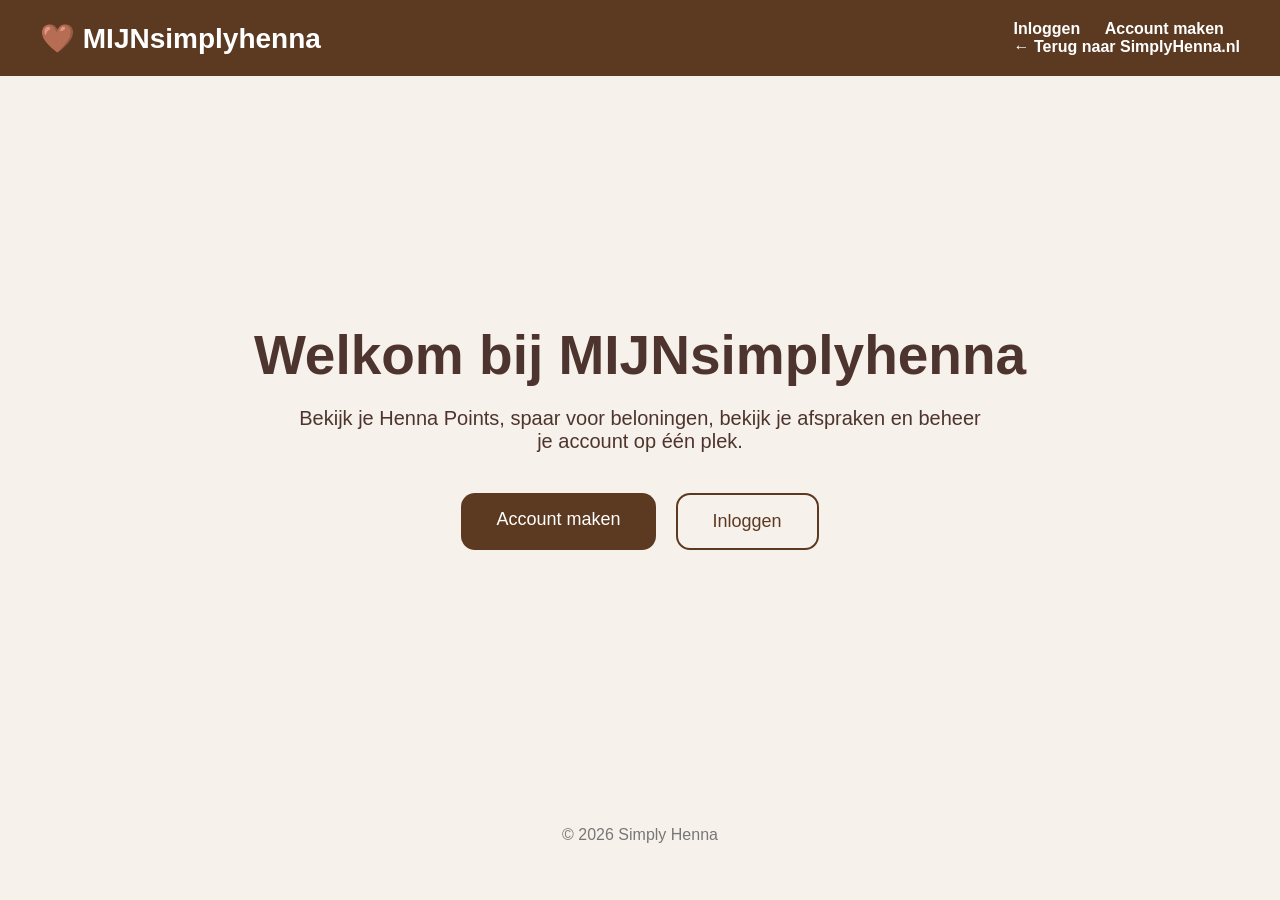
<file: index.html>
<!DOCTYPE html>
<html lang="nl">
<head>
  <meta charset="UTF-8">
  <meta name="viewport" content="width=device-width, initial-scale=1.0">
  <title>MIJNsimplyhenna</title>

  <style>
    *{
      margin:0;
      padding:0;
      box-sizing:border-box;
      font-family:Arial,sans-serif;
    }

    body{
      background:#f7f1eb;
      color:#4e342e;
    }

    nav{
      background:#5c3a21;
      color:white;
      padding:20px 40px;
      display:flex;
      justify-content:space-between;
      align-items:center;
    }

    nav h1{
      font-size:28px;
    }

    nav a{
      color:white;
      text-decoration:none;
      margin-left:20px;
      font-weight:bold;
    }

    .hero{
      min-height:80vh;
      display:flex;
      justify-content:center;
      align-items:center;
      flex-direction:column;
      text-align:center;
      padding:30px;
    }

    .hero h2{
      font-size:55px;
      margin-bottom:20px;
    }

    .hero p{
      font-size:20px;
      max-width:700px;
      margin-bottom:40px;
    }

    .buttons{
      display:flex;
      gap:20px;
      flex-wrap:wrap;
      justify-content:center;
    }

    .btn{
      padding:16px 35px;
      border-radius:14px;
      text-decoration:none;
      font-size:18px;
      transition:.2s;
    }

    .primary{
      background:#5c3a21;
      color:white;
    }

    .secondary{
      border:2px solid #5c3a21;
      color:#5c3a21;
    }

    .btn:hover{
      transform:translateY(-3px);
    }

    footer{
      text-align:center;
      padding:30px;
      color:#777;
    }
  </style>
</head>
<body>
<nav>
  <h1>🤎 MIJNsimplyhenna</h1>

  <div>
    <a href="login.html">Inloggen</a>
    <a href="register.html">Account maken</a>

    <div class="topbar">
      <a href="https://simplyhenna.nl">
          ← Terug naar SimplyHenna.nl
      </a>
    </div>

  </div>
</nav>

<section class="hero">

<h2>Welkom bij MIJNsimplyhenna</h2>

<p>
Bekijk je Henna Points, spaar voor beloningen,
bekijk je afspraken en beheer je account op één plek.
</p>

<div class="buttons">

<a class="btn primary" href="register.html">
Account maken
</a>

<a class="btn secondary" href="login.html">
Inloggen
</a>

</div>

</section>

<footer>

© 2026 Simply Henna

</footer>

</body>
</html>
</file>
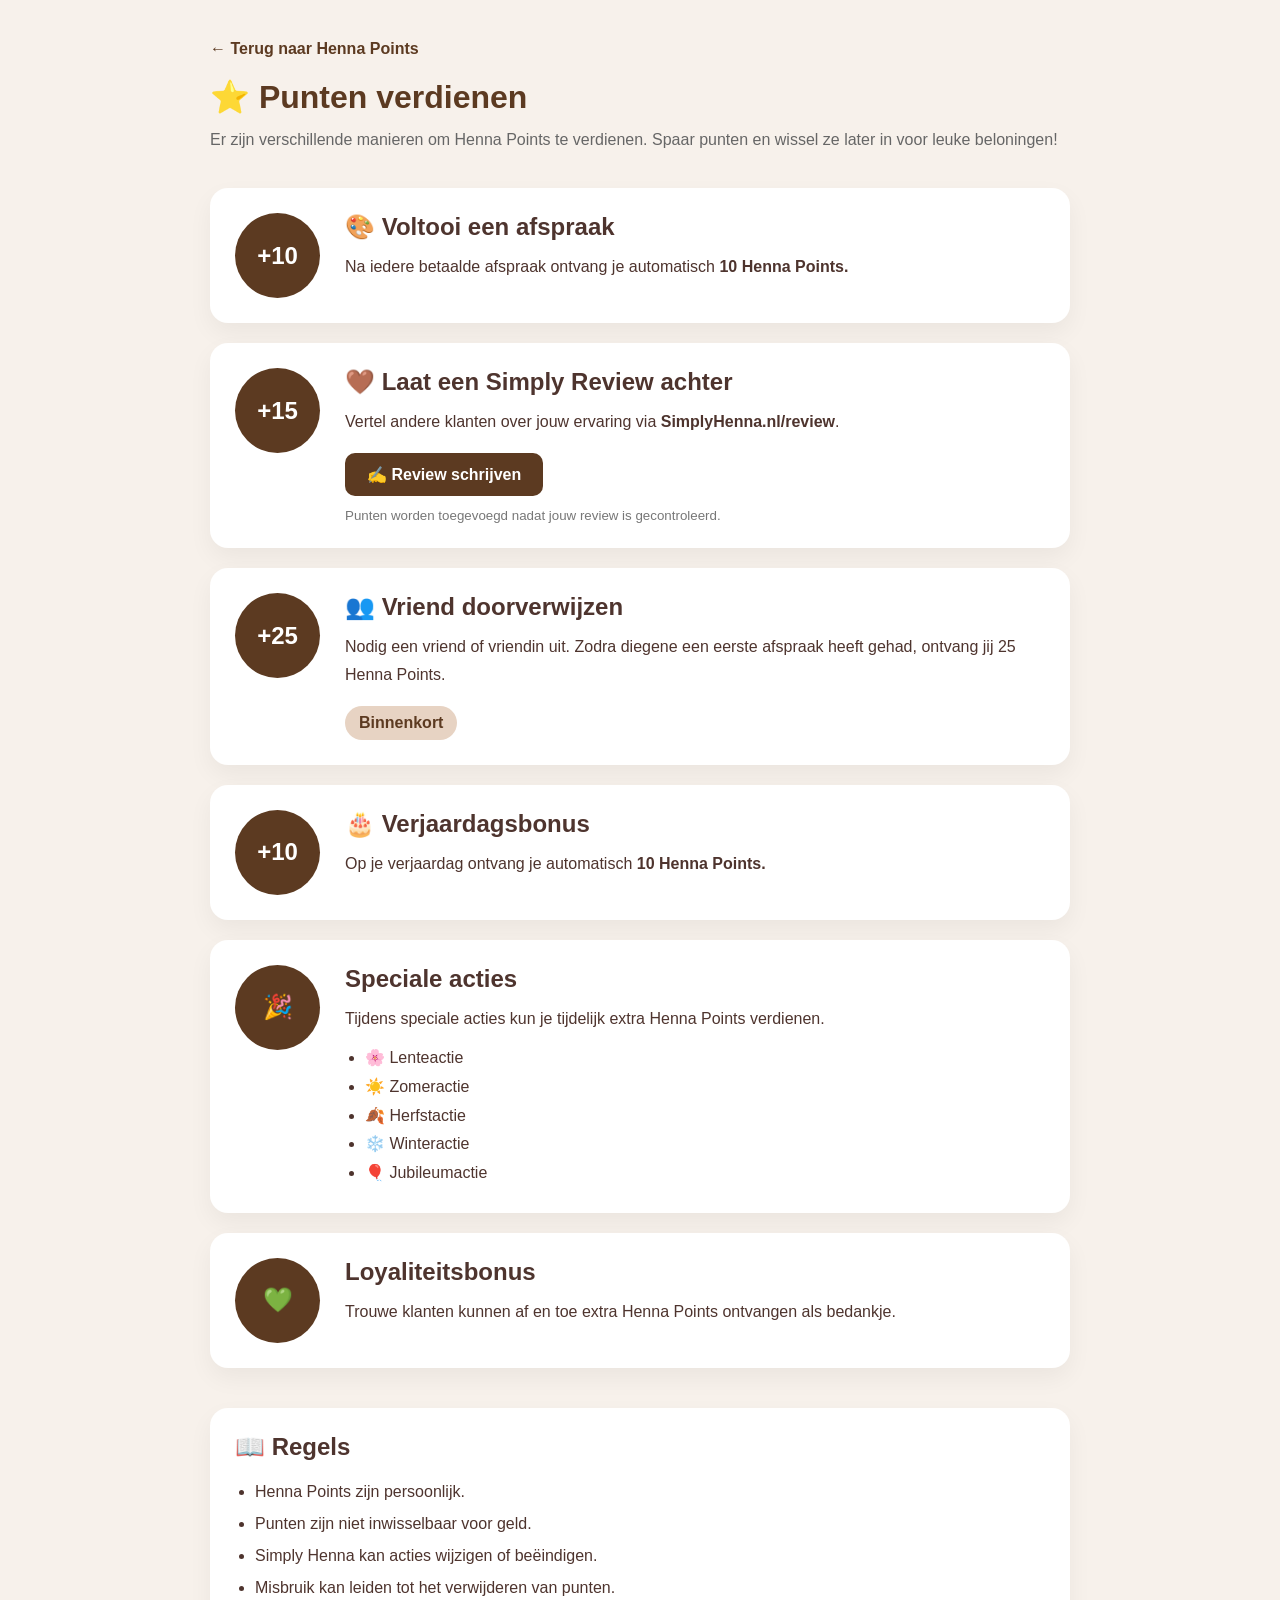
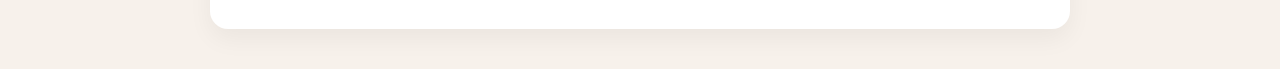
<file: earn/index.html>
<!DOCTYPE html>
<html lang="nl">
<head>
    <meta charset="UTF-8">
    <meta name="viewport" content="width=device-width, initial-scale=1.0">
    <title>Punten verdienen | MIJNsimplyhenna</title>

    <link rel="stylesheet" href="earn.css">
</head>
<body>

<div class="container">

    <a href="../points/" class="back-button">← Terug naar Henna Points</a>

    <h1>⭐ Punten verdienen</h1>

    <p class="subtitle">
        Er zijn verschillende manieren om Henna Points te verdienen.
        Spaar punten en wissel ze later in voor leuke beloningen!
    </p>

    <div class="card">
        <div class="points">+10</div>

        <div class="content">
            <h2>🎨 Voltooi een afspraak</h2>

            <p>
                Na iedere betaalde afspraak ontvang je automatisch
                <strong>10 Henna Points.</strong>
            </p>
        </div>
    </div>

    <div class="card">
        <div class="points">+15</div>

        <div class="content">
            <h2>🤎 Laat een Simply Review achter</h2>

            <p>
                Vertel andere klanten over jouw ervaring via
                <strong>SimplyHenna.nl/review</strong>.
            </p>

            <a class="button" href="https://simplyhenna.nl/review">
                ✍️ Review schrijven
            </a>

            <small>
                Punten worden toegevoegd nadat jouw review is gecontroleerd.
            </small>
        </div>
    </div>

    <div class="card coming-soon">
        <div class="points">+25</div>

        <div class="content">
            <h2>👥 Vriend doorverwijzen</h2>

            <p>
                Nodig een vriend of vriendin uit.
                Zodra diegene een eerste afspraak heeft gehad,
                ontvang jij 25 Henna Points.
            </p>

            <span class="badge">Binnenkort</span>
        </div>
    </div>

    <div class="card">
        <div class="points">+10</div>

        <div class="content">
            <h2>🎂 Verjaardagsbonus</h2>

            <p>
                Op je verjaardag ontvang je automatisch
                <strong>10 Henna Points.</strong>
            </p>
        </div>
    </div>

    <div class="card">
        <div class="points">🎉</div>

        <div class="content">
            <h2>Speciale acties</h2>

            <p>
                Tijdens speciale acties kun je tijdelijk extra Henna Points verdienen.
            </p>

            <ul>
                <li>🌸 Lenteactie</li>
                <li>☀️ Zomeractie</li>
                <li>🍂 Herfstactie</li>
                <li>❄️ Winteractie</li>
                <li>🎈 Jubileumactie</li>
            </ul>
        </div>
    </div>

    <div class="card">
        <div class="points">💚</div>

        <div class="content">
            <h2>Loyaliteitsbonus</h2>

            <p>
                Trouwe klanten kunnen af en toe extra Henna Points ontvangen als bedankje.
            </p>
        </div>
    </div>

    <div class="rules">

        <h2>📖 Regels</h2>

        <ul>
            <li>Henna Points zijn persoonlijk.</li>
            <li>Punten zijn niet inwisselbaar voor geld.</li>
            <li>Simply Henna kan acties wijzigen of beëindigen.</li>
            <li>Misbruik kan leiden tot het verwijderen van punten.</li>
        </ul>

    </div>

</div>

</body>
</html>
</file>
<file: earn/earn.css>
*{
    margin:0;
    padding:0;
    box-sizing:border-box;
    font-family:Poppins,sans-serif;
}

body{
    background:#F7F1EB;
    color:#4E342E;
}

.container{
    max-width:900px;
    margin:auto;
    padding:40px 20px;
}

.back-button{
    color:#5C3A21;
    text-decoration:none;
    font-weight:600;
}

h1{
    margin-top:20px;
    margin-bottom:10px;
    color:#5C3A21;
}

.subtitle{
    margin-bottom:35px;
    line-height:1.7;
    color:#666;
}

.card{
    display:flex;
    gap:25px;
    background:white;
    border-radius:18px;
    padding:25px;
    margin-bottom:20px;
    box-shadow:0 10px 25px rgba(0,0,0,.05);
}

.points{
    min-width:85px;
    height:85px;
    border-radius:50%;
    background:#5C3A21;
    color:white;
    display:flex;
    align-items:center;
    justify-content:center;
    font-size:24px;
    font-weight:bold;
}

.content{
    flex:1;
}

.content h2{
    margin-bottom:12px;
}

.content p{
    line-height:1.7;
}

.content ul{
    margin-top:12px;
    margin-left:20px;
    line-height:1.8;
}

.button{
    display:inline-block;
    margin-top:18px;
    padding:12px 22px;
    background:#5C3A21;
    color:white;
    text-decoration:none;
    border-radius:10px;
    font-weight:600;
}

.button:hover{
    opacity:.9;
}

small{
    display:block;
    margin-top:12px;
    color:#777;
}

.badge{
    display:inline-block;
    margin-top:18px;
    background:#E7D3C3;
    color:#5C3A21;
    padding:8px 14px;
    border-radius:50px;
    font-weight:600;
}

.rules{
    margin-top:40px;
    background:white;
    border-radius:18px;
    padding:25px;
    box-shadow:0 10px 25px rgba(0,0,0,.05);
}

.rules h2{
    margin-bottom:15px;
}

.rules ul{
    margin-left:20px;
    line-height:2;
}
</file>
